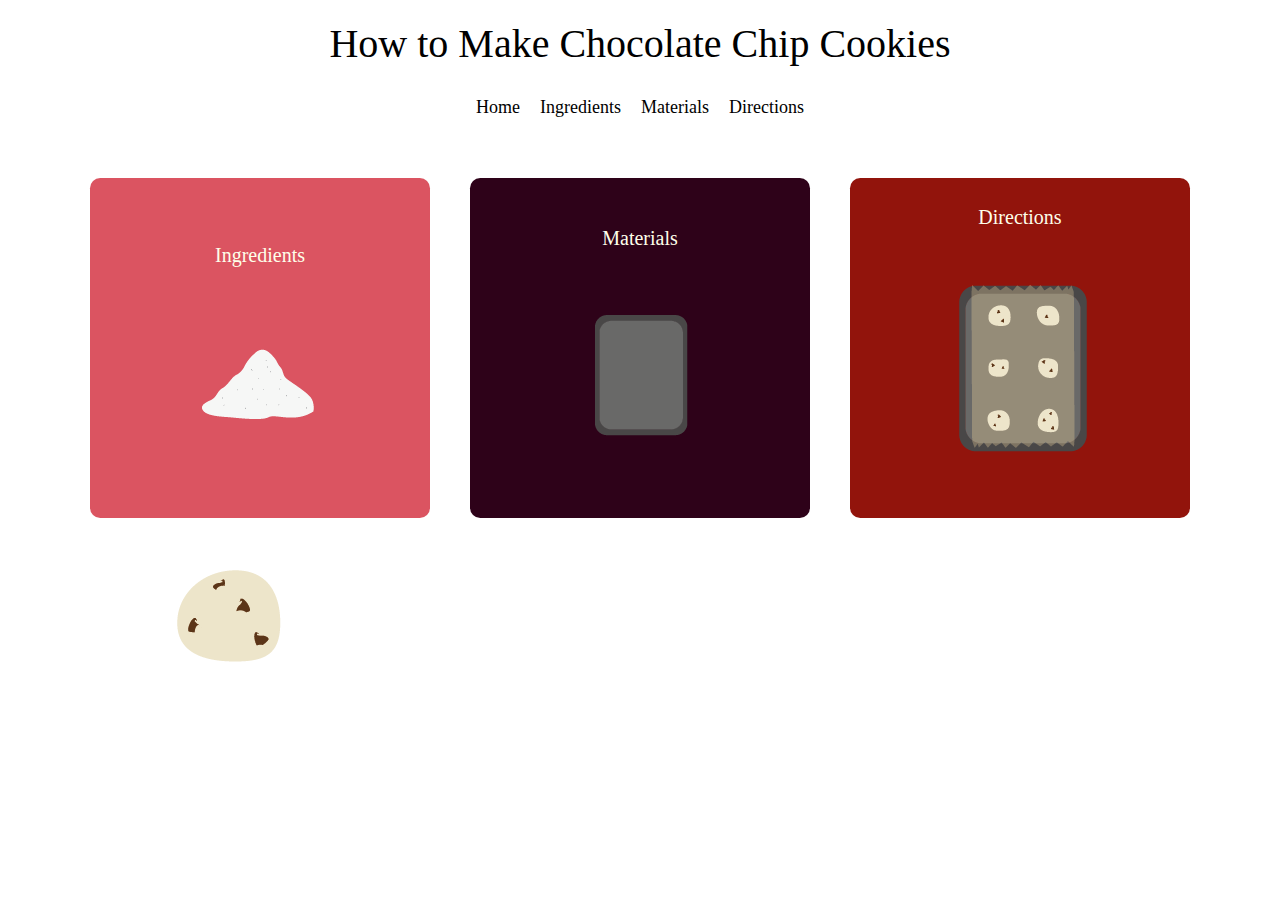
<file: index.html>
<!DOCTYPE html>
<html>
<head>
  <title>How to Make Chocolate Chip Cookies</title>
  <link rel="stylesheet" type="text/css" href="assets/styles/final.css">
</head>
<body>
  <div id="container">
    <div id="title-header">
      <div id="title">How to Make Chocolate Chip Cookies</div>
      <div id="buttons">
        <div id="home" class="home b">Home</div>
        <div id="ing" class="ing b">Ingredients</div>
        <div id="mat" class="mat b">Materials</div>
        <div id="dir" class="dir b">Directions</div>
      </div>
    </div>
    <div id="contents-section">
      <div class="ing sec">Ingredients <img id="sugar" src="assets/images/final-09.png" alt="sugar"></div>
      <div class="mat sec">Materials <img id="sheet" src="assets/images/final-16.png" alt="sheet"></div>
      <div class="dir sec">Directions <img id="mix" src="assets/images/final-31.png" alt="mixing"></div>
    </div>
  </div>
  <div id="cookie">
    <img src="assets/images/final-33.png" alt="cookie">
  </div>
<script src="assets/scripts/final.js"></script>
</body>
</html>
</file>
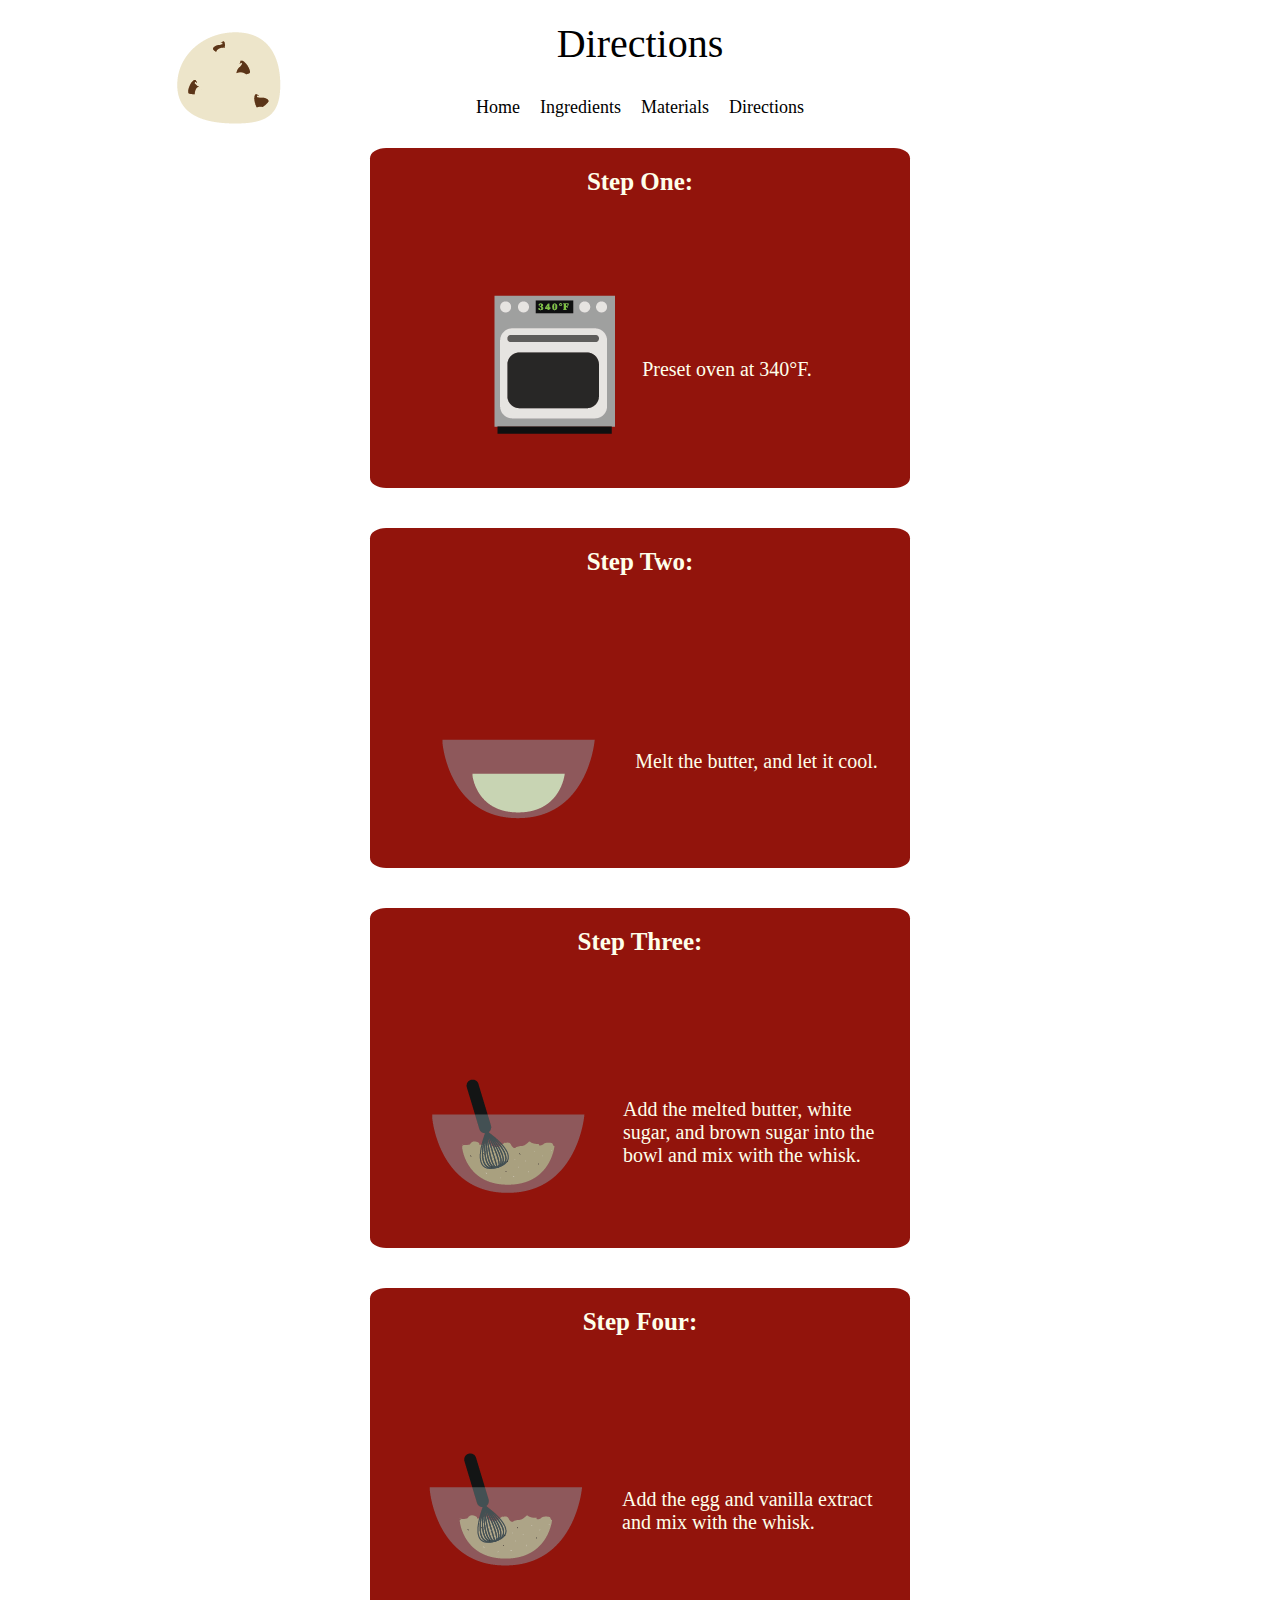
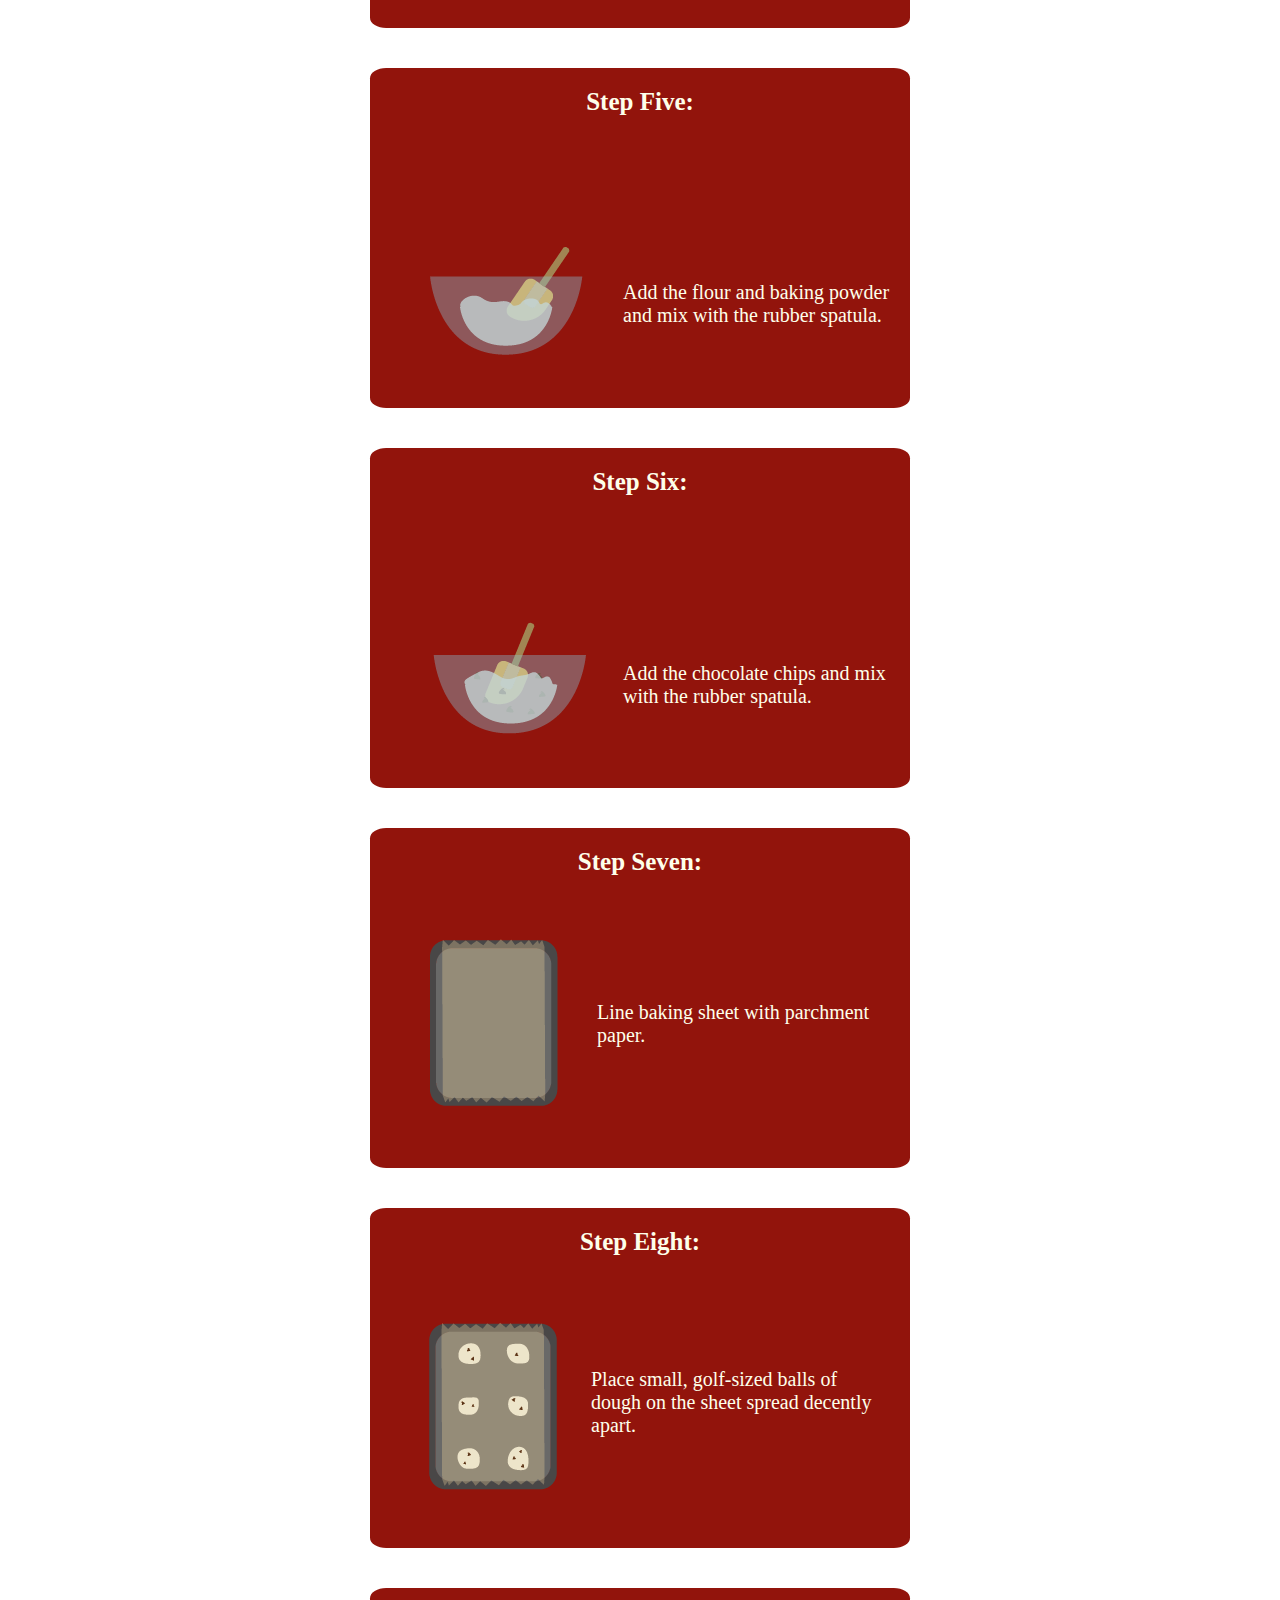
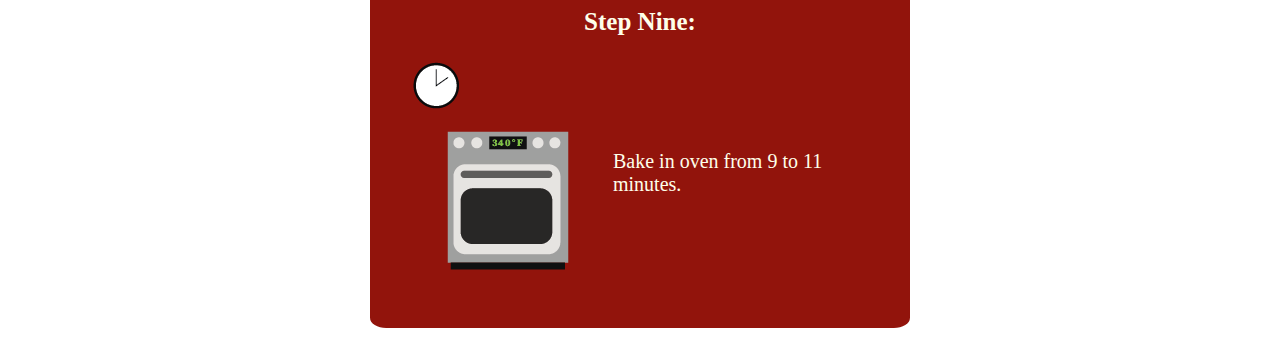
<file: directions.html>
<!DOCTYPE html>
<html>
<head>
  <title>Directions</title>
  <link rel="stylesheet" type="text/css" href="assets/styles/final.css">
</head>
<body>
  <div id="cookie3">
    <img src="assets/images/final-33.png" alt="cookie">
  </div>
  <div id="container">
    <div id="title-header">
      <div id="title">Directions</div>
      <div id="buttons">
        <div id="home" class="home b">Home</div>
        <div id="ing" class="ing b">Ingredients</div>
        <div id="mat" class="mat b">Materials</div>
        <div id="dir" class="dir b">Directions</div>
      </div>
    </div>

    <div id="dirs">

          <div class="dirk">
            <div class="step-text">Step One:</div>
            <div class="rest">
              <img src="assets/images/final-02.png" alt="preset oven">
              <div class="dir-text">Preset oven at 340°F.</div>
            </div>
          </div>
          <div class="dirk">
            <div class="step-text">Step Two:</div>
            <div class="rest">
              <img id="two" src="assets/images/final-04.png" alt="melt butter">
              <div class="dir-text">Melt the butter, and let it cool.</div>
            </div>
          </div>
          <div class="dirk">
            <div class="step-text">Step Three:</div>
            <div class="rest">
              <img id="three" src="assets/images/final-05.png" alt="mix">
              <div class="dir-text">Add the melted butter, white sugar, and brown sugar into the bowl and mix with the whisk.</div>
            </div>
          </div>
          <div class="dirk">
            <div class="step-text">Step Four:</div>
            <div class="rest">
              <img id="four" src="assets/images/final-24.png" alt="mix">
              <div class="dir-text">Add the egg and vanilla extract and mix with the whisk.</div>
            </div>
          </div>
          <div class="dirk">
            <div class="step-text">Step Five:</div>
            <div class="rest">
              <img id="five" src="assets/images/final-26.png" alt="mix">
              <div class="dir-text">Add the flour and baking powder and mix with the rubber spatula.</div>
            </div>
          </div>
          <div class="dirk">
            <div class="step-text">Step Six:</div>
            <div class="rest">
              <img id="six" src="assets/images/final-29.png" alt="mix">
              <div class="dir-text">Add the chocolate chips and mix with the rubber spatula.</div>
            </div>
          </div>
          <div class="dirk">
            <div class="step-text">Step Seven:</div>
            <div class="rest">
              <img src="assets/images/final-30.png" alt="mix">
              <div class="dir-text">Line baking sheet with parchment paper.</div>
            </div>
          </div>
          <div class="dirk">
            <div class="step-text">Step Eight:</div>
            <div class="rest">
              <img src="assets/images/final-31.png" alt="mix">
              <div class="dir-text">Place small, golf-sized balls of dough on the sheet spread decently apart.</div>
            </div>
          </div>
          <div class="dirk">
            <div class="step-text">Step Nine:</div>
            <div class="rest">
              <img src="assets/images/final-32.png" alt="mix">
              <div class="dir-text">Bake in oven from 9 to 11 minutes.</div>
            </div>
          </div>



    </div>

  </div>
<script src="assets/scripts/final.js"></script>
</body>
</html>
</file>
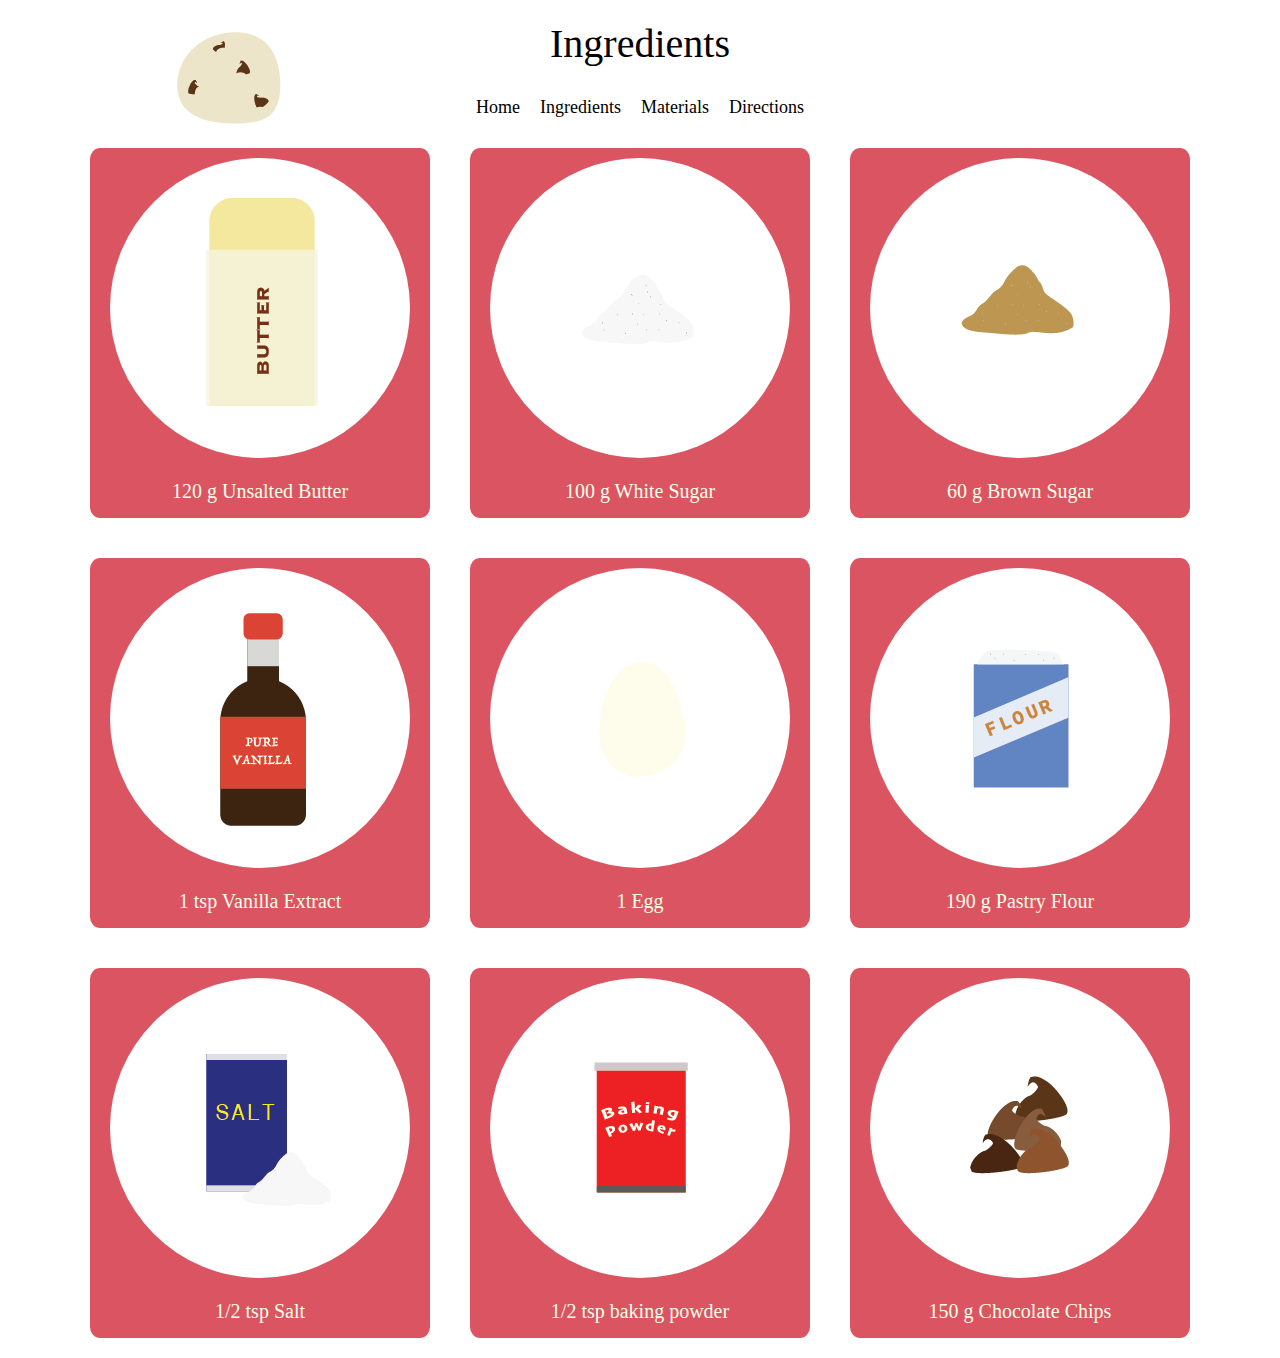
<file: ingredients.html>
<!DOCTYPE html>
<html>
<head>
  <title>Ingredients</title>
  <link rel="stylesheet" type="text/css" href="assets/styles/final.css">
</head>
<body>
  <div id="cookie2">
    <img src="assets/images/final-33.png" alt="cookie">
  </div>
  <div id="container">
    <div id="title-header">
      <div id="title">Ingredients</div>
      <div id="buttons">
        <div id="home" class="home b">Home</div>
        <div id="ing" class="ing b">Ingredients</div>
        <div id="mat" class="mat b">Materials</div>
        <div id="dir" class="dir b">Directions</div>
      </div>
    </div>
    <div id="mats">
      <div class="row">
        <div class="elei">
          <div class="circle">
            <img src="assets/images/final-01.png" alt="butter">
          </div>
          <div class="hidtext">
            120 g Unsalted Butter
          </div>
        </div>
        <div class="elei">
          <div class="circle">
            <img src="assets/images/final-09.png" alt="sugar">
          </div>
          <div class="hidtext">
            100 g White Sugar
          </div>
        </div>
        <div class="elei">
          <div class="circle">
            <img src="assets/images/final-08.png" alt="brown sugar">
          </div>
          <div class="hidtext">
            60 g Brown Sugar
          </div>
        </div>
      </div>
      <div class="row">
        <div class="elei">
          <div class="circle">
            <img src="assets/images/final-10.png" alt="vanilla">
          </div>
          <div class="hidtext">
            1 tsp Vanilla Extract
          </div>
        </div>
        <div class="elei">
          <div class="circle">
            <img src="assets/images/final-11.png" alt="egg">
          </div>
          <div class="hidtext">
            1 Egg
          </div>
        </div>
        <div class="elei">
          <div class="circle">
            <img src="assets/images/final-12.png" alt="flour">
          </div>
          <div class="hidtext">
            190 g Pastry Flour
          </div>
        </div>
      </div>
      <div class="row">
        <div class="elei">
          <div class="circle">
            <img src="assets/images/final-13.png" alt="salt">
          </div>
          <div class="hidtext">
            1/2 tsp Salt
          </div>
        </div>
        <div class="elei">
          <div class="circle">
            <img src="assets/images/final-14.png" alt="oven">
          </div>
          <div class="hidtext">
            1/2 tsp baking powder
          </div>
        </div>
        <div class="elei">
          <div class="circle">
            <img src="assets/images/final-15.png" alt="chips">
          </div>
          <div class="hidtext">
            150 g Chocolate Chips
          </div>
        </div>
      </div>
    </div>

  </div>
<script src="assets/scripts/final.js"></script>
</body>
</html>
</file>
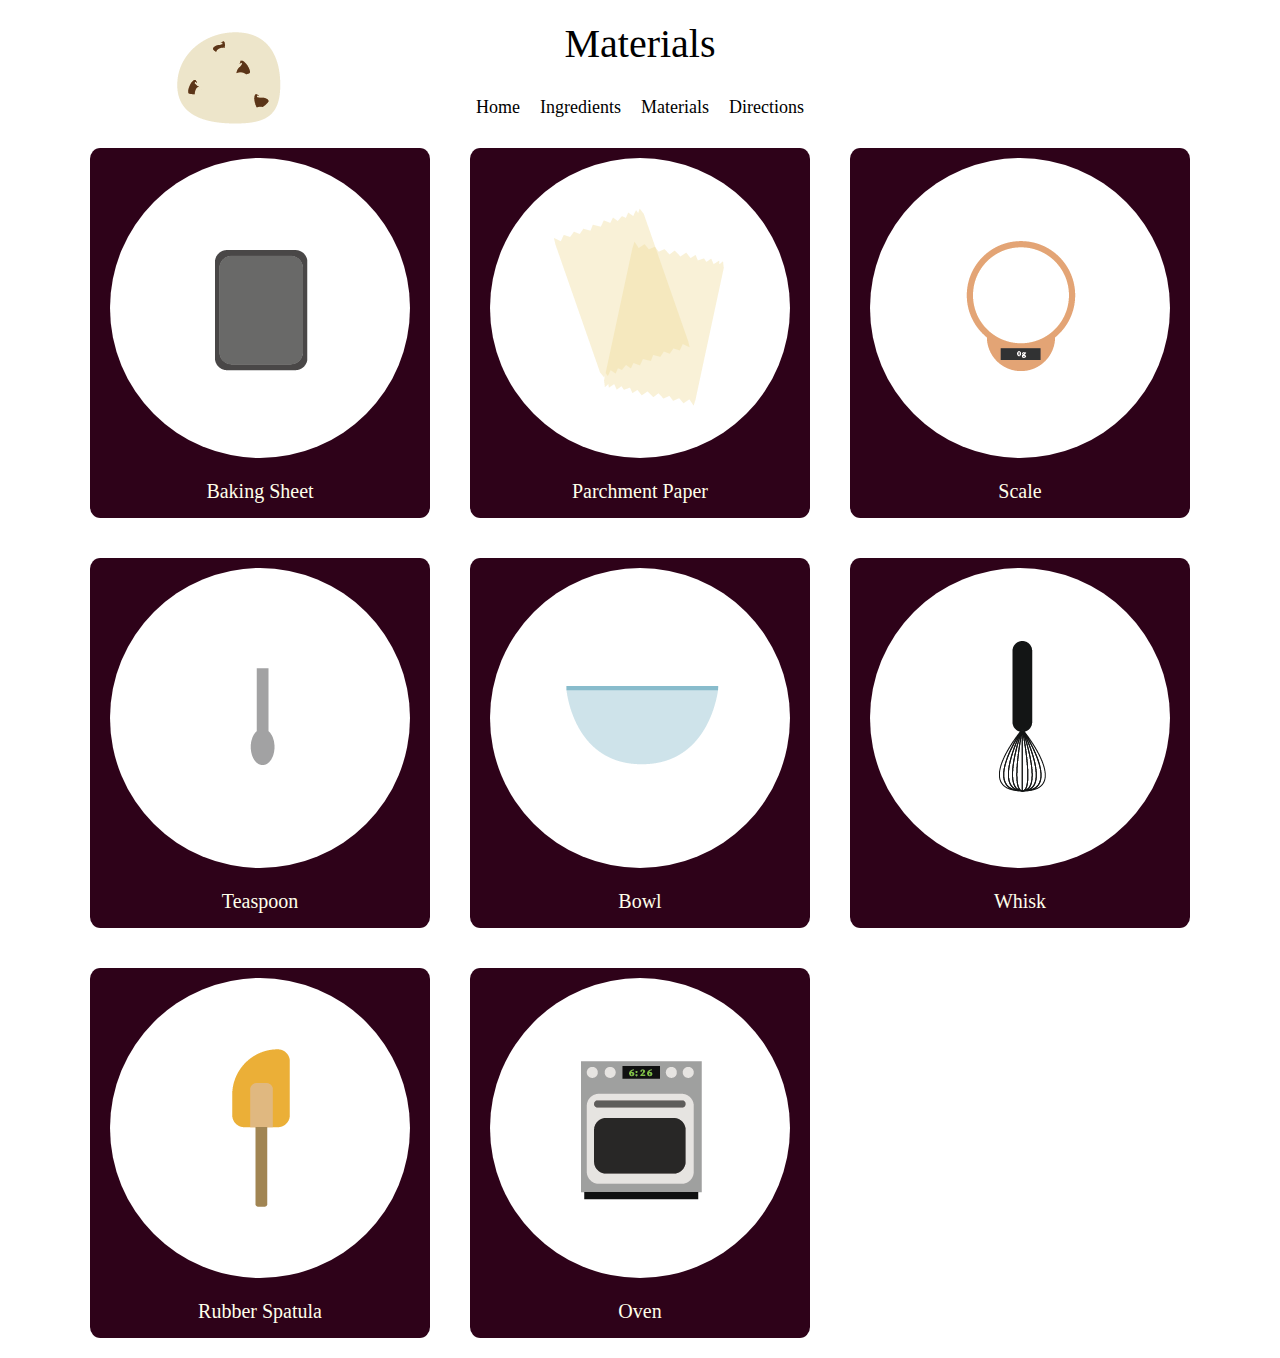
<file: materials.html>
<!DOCTYPE html>
<html>
<head>
  <title>Materials</title>
  <link rel="stylesheet" type="text/css" href="assets/styles/final.css">
</head>
<body>
  <div id="cookie2">
    <img src="assets/images/final-33.png" alt="cookie">
  </div>
  <div id="container">
    <div id="title-header">
      <div id="title">Materials</div>
      <div id="buttons">
        <div id="home" class="home b">Home</div>
        <div id="ing" class="ing b">Ingredients</div>
        <div id="mat" class="mat b">Materials</div>
        <div id="dir" class="dir b">Directions</div>
      </div>
    </div>
    <div id="mats">
      <div class="row">
        <div class="ele">
          <div class="circle">
            <img src="assets/images/final-16.png" alt="baking sheet">
          </div>
          <div class="hidtext">
            Baking Sheet
          </div>
        </div>
        <div class="ele">
          <div class="circle">
            <img src="assets/images/final-17.png" alt="parchment paper">
          </div>
          <div class="hidtext">
            Parchment Paper
          </div>
        </div>
        <div class="ele">
          <div class="circle">
            <img src="assets/images/final-18.png" alt="scale">
          </div>
          <div class="hidtext">
            Scale
          </div>
        </div>
      </div>
      <div class="row">
        <div class="ele">
          <div class="circle">
            <img src="assets/images/final-19.png" alt="teaspoon">
          </div>
          <div class="hidtext">
            Teaspoon
          </div>
        </div>
        <div class="ele">
          <div class="circle">
            <img src="assets/images/final-20.png" alt="bowl">
          </div>
          <div class="hidtext">
            Bowl
          </div>
        </div>
        <div class="ele">
          <div class="circle">
            <img src="assets/images/final-21.png" alt="whisk">
          </div>
          <div class="hidtext">
            Whisk
          </div>
        </div>
      </div>
      <div class="row">
        <div class="ele">
          <div class="circle">
            <img src="assets/images/final-22.png" alt="rubber spatula">
          </div>
          <div class="hidtext">
            Rubber Spatula
          </div>
        </div>
        <div class="ele">
          <div class="circle">
            <img src="assets/images/final-23.png" alt="oven">
          </div>
          <div class="hidtext">
            Oven
          </div>
        </div>
      </div>
    </div>

  </div>
<script src="assets/scripts/final.js"></script>
</body>
</html>
</file>
<file: assets/styles/final.css>
body {
  font-family: Chalkduster, fantasy;
  font-size: 20px;
  margin: 0 auto;
  width: 1000px;
  position: relative;
}

#cookie {
  display: block;
  position: absolute;
  animation: moveX 3.05s linear 0s infinite alternate, moveY 3.4s linear 0s infinite alternate;
}

#cookie2 {
  display: block;
  position: absolute;
  animation: moveX 3.05s linear 0s infinite alternate, moveY2 3.4s linear 0s infinite alternate;
}

#cookie3 {
  display: block;
  position: absolute;
  animation: moveX 3.05s linear 0s infinite alternate, moveY3 3.4s linear 0s infinite alternate;
}

@keyframes moveX {
  from { left: 0; } to { left: 900px; }
}
@keyframes moveY {
  from { top: 0; } to { top: 500px; }
}

@keyframes moveY2 {
  from { top: 0; } to { top: 1100px; }
}

@keyframes moveY3 {
  from { top: 0; } to { top: 3400px; }
}

#container {
  display: flex;
  flex-direction: column;
  justify-content: space-around;
  align-items: center;
}

#title-header {
  display: flex;
  flex-direction: column;
  justify-content: space-between;
  align-items: center;
}

#buttons {
  display: flex;
  flex-direction: row;
  justify-content: space-between;
  align-items: center;
}

#contents-section {
  display: flex;
  flex-direction: row;
  align-items: center;
}

#title {
  font-size: 40px;
  margin: 20px;
}

.b {
  margin: 10px;
  font-size: 18px;
}

.sec {
  height: 300px;
  width: 300px;
  display: flex;
  flex-direction: column;
  align-items: center;
  justify-content: space-evenly;
  margin: 20px;
  margin-top: 50px;
  color: #FEFFEA;
  font-size: 20px;
  padding: 20px;
  border-radius: 3%;
}

.ing.sec {
  background-color: #DB5461;
}

.mat.sec {
  background-color: #2E0219;
}

.dir.sec {
  background-color: #92140C;
}

#mats {
  display: flex;
  flex-direction: column;
}

.row {
  display: flex;
  flex-direction: row;
}

.ele {
  display: flex;
  flex-direction: column;
  align-items: center;
  justify-content: space-between;
  margin: 20px;
  padding: 10px;
  height: 350px;
  width: 320px;
  background-color: #2E0219;
  border-radius: 3%;
}

.elei {
  display: flex;
  flex-direction: column;
  align-items: center;
  justify-content: space-between;
  margin: 20px;
  padding: 10px;
  height: 350px;
  width: 320px;
  background-color: #DB5461;
  border-radius: 3%;
}

.circle {
  height: 300px;
  width: 300px;
  border-radius: 50%;
  background-color: white;
  display: flex;
  flex-direction: column;
  align-items: center;
  justify-content: center;
}

.hidtext {
  color: #FEFFEA;
  margin: 5px;
}

#dirs {
  display: flex;
  flex-direction: column;
  justify-content: center;
  align-items: center;
}

.dirk {
  width: 500px;
  height: 300px;
  background-color: #92140C;
  border-radius: 3%;
  display: flex;
  flex-direction: column;
  justify-content: space-between;
  align-items: center;
  margin: 20px;
  padding: 20px;
  color: #FEFFEA;
}

.rest {
  display: flex;
  flex-direction: row;
  justify-content: space-around;
  align-items: center;
}

.step-text {
  font-size: 25px;
  font-weight: bold;
}

.circle img:hover {
  height: 105%;
  width: auto;
}

.sec img:hover {
  height: 105%;
  width: auto;
  cursor: pointer;
}

.b:hover {
  text-decoration: underline;
  text-decoration-color: #E4828C;
  text-decoration-style: double;
  cursor: pointer;
}
</file>
